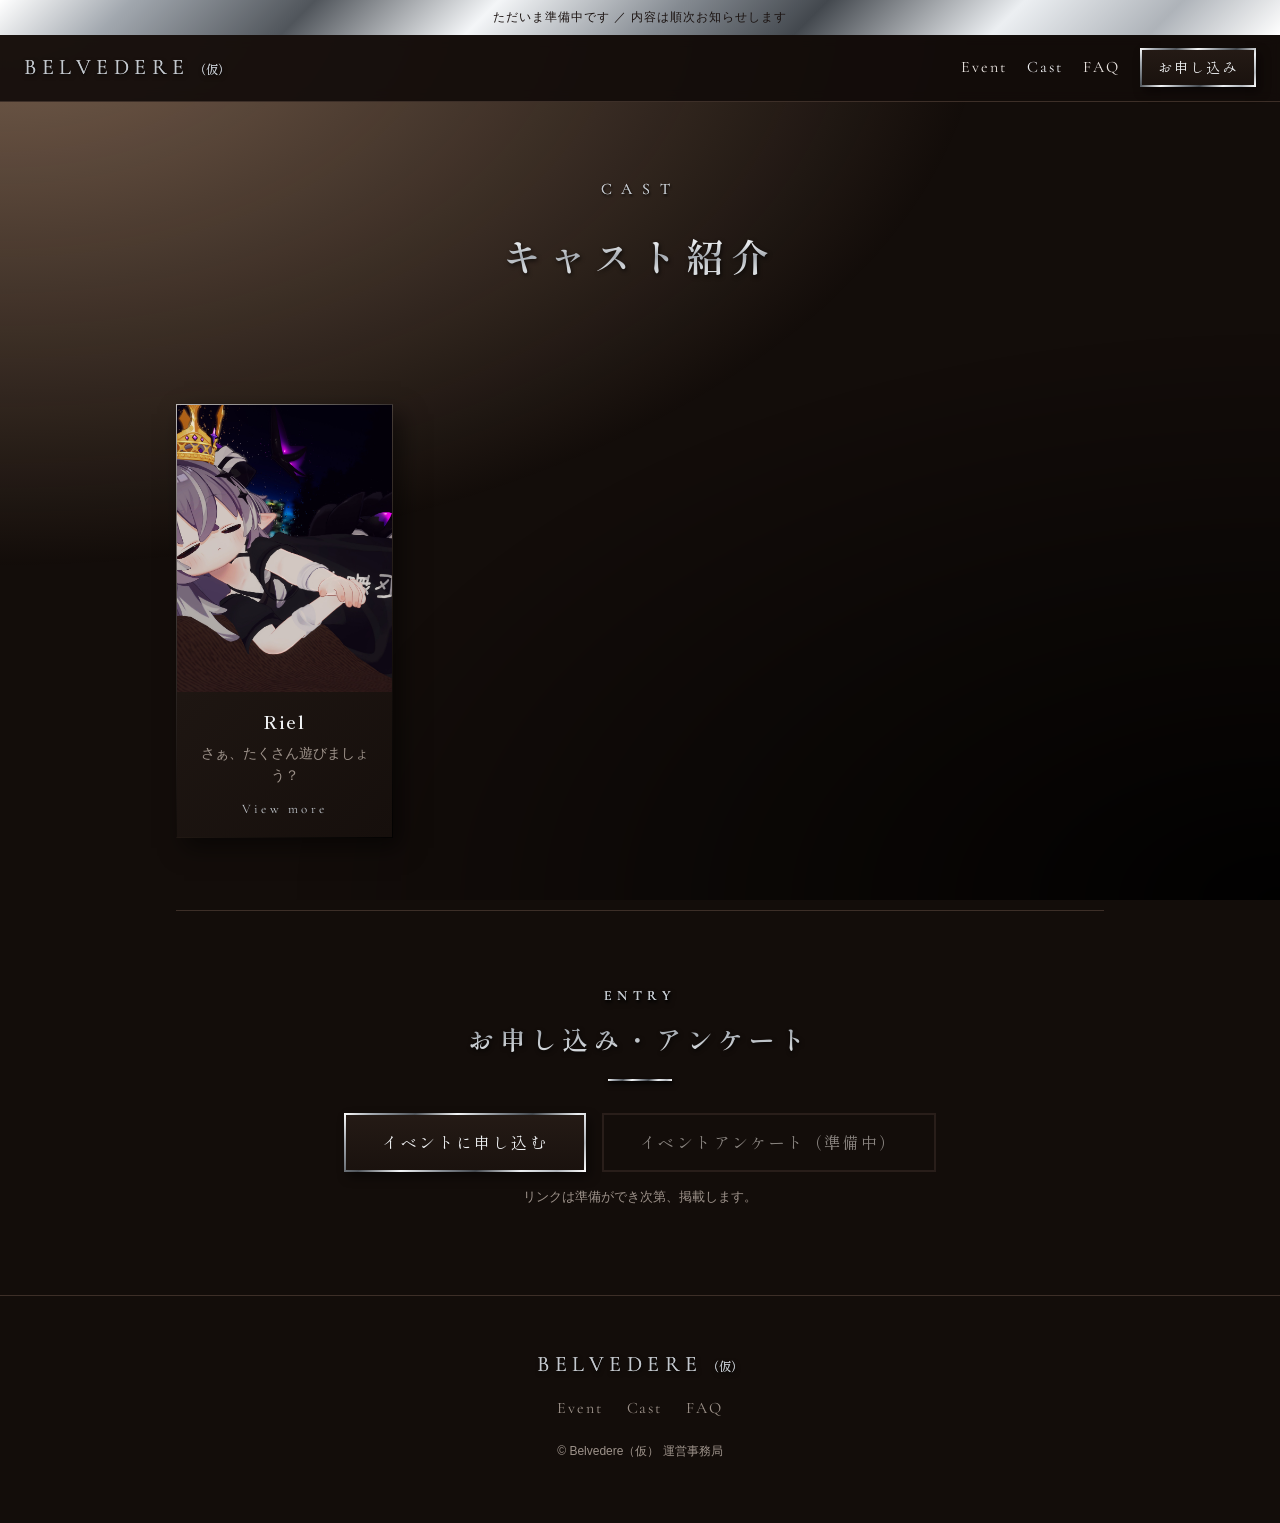
<file: cast.html>
<!doctype html>
<html lang="ja">
<head>
<meta charset="utf-8">
<meta name="viewport" content="width=device-width, initial-scale=1">
<title>キャスト紹介 | Belvedere（仮）</title>
<meta name="description" content="おもてなしをするキャストのご紹介。">
<!-- 準備中の間は検索に出さない。内容が固まったら、次の1行を削除する -->
<meta name="robots" content="noindex, nofollow">
<link rel="preconnect" href="https://fonts.googleapis.com">
<link rel="preconnect" href="https://fonts.gstatic.com" crossorigin>
<link href="https://fonts.googleapis.com/css2?family=Cormorant+Garamond:wght@400;600&family=Shippori+Mincho:wght@400;600&display=swap" rel="stylesheet">
<link rel="stylesheet" href="style.css">
</head>
<body>

<p class="proto-banner">ただいま準備中です ／ 内容は順次お知らせします</p>

<header class="site-header">
  <a class="logo" href="index.html">BELVEDERE<span>（仮）</span></a>
  <nav>
    <a href="event.html">Event</a>
    <a href="cast.html" aria-current="page">Cast</a>
    <a href="index.html#faq">FAQ</a>
    <a class="btn btn-small" href="index.html#entry" data-entry-nav>お申し込み</a>
  </nav>
</header>

<main id="top">

  <section class="page-title">
    <p class="eyebrow">CAST</p>
    <h1>キャスト紹介</h1>
  </section>

  <section id="cast">
    <div class="cast-grid" id="cast-grid">
      <p class="muted">キャスト情報は準備中です。</p>
    </div>
  </section>

  <section class="entry">
    <h2><span class="en">ENTRY</span>お申し込み・アンケート</h2>
    <div class="cta-row">
      <a class="btn" data-link="entry" data-ready="イベントに申し込む" href="index.html#entry" aria-disabled="true">イベント申し込み（準備中）</a>
      <a class="btn btn-ghost" data-link="survey" data-ready="アンケートに回答する" href="index.html#entry" aria-disabled="true">イベントアンケート（準備中）</a>
    </div>
    <p class="provisional" data-role="entry-pending">リンクは準備ができ次第、掲載します。</p>
  </section>

</main>

<footer>
  <p class="logo">BELVEDERE<span>（仮）</span></p>
  <p class="foot-nav"><a href="event.html">Event</a><a href="cast.html">Cast</a><a href="index.html#faq">FAQ</a></p>
  <p class="small">© Belvedere（仮） 運営事務局</p>
</footer>

<script src="script.js"></script>
</body>
</html>
</file>
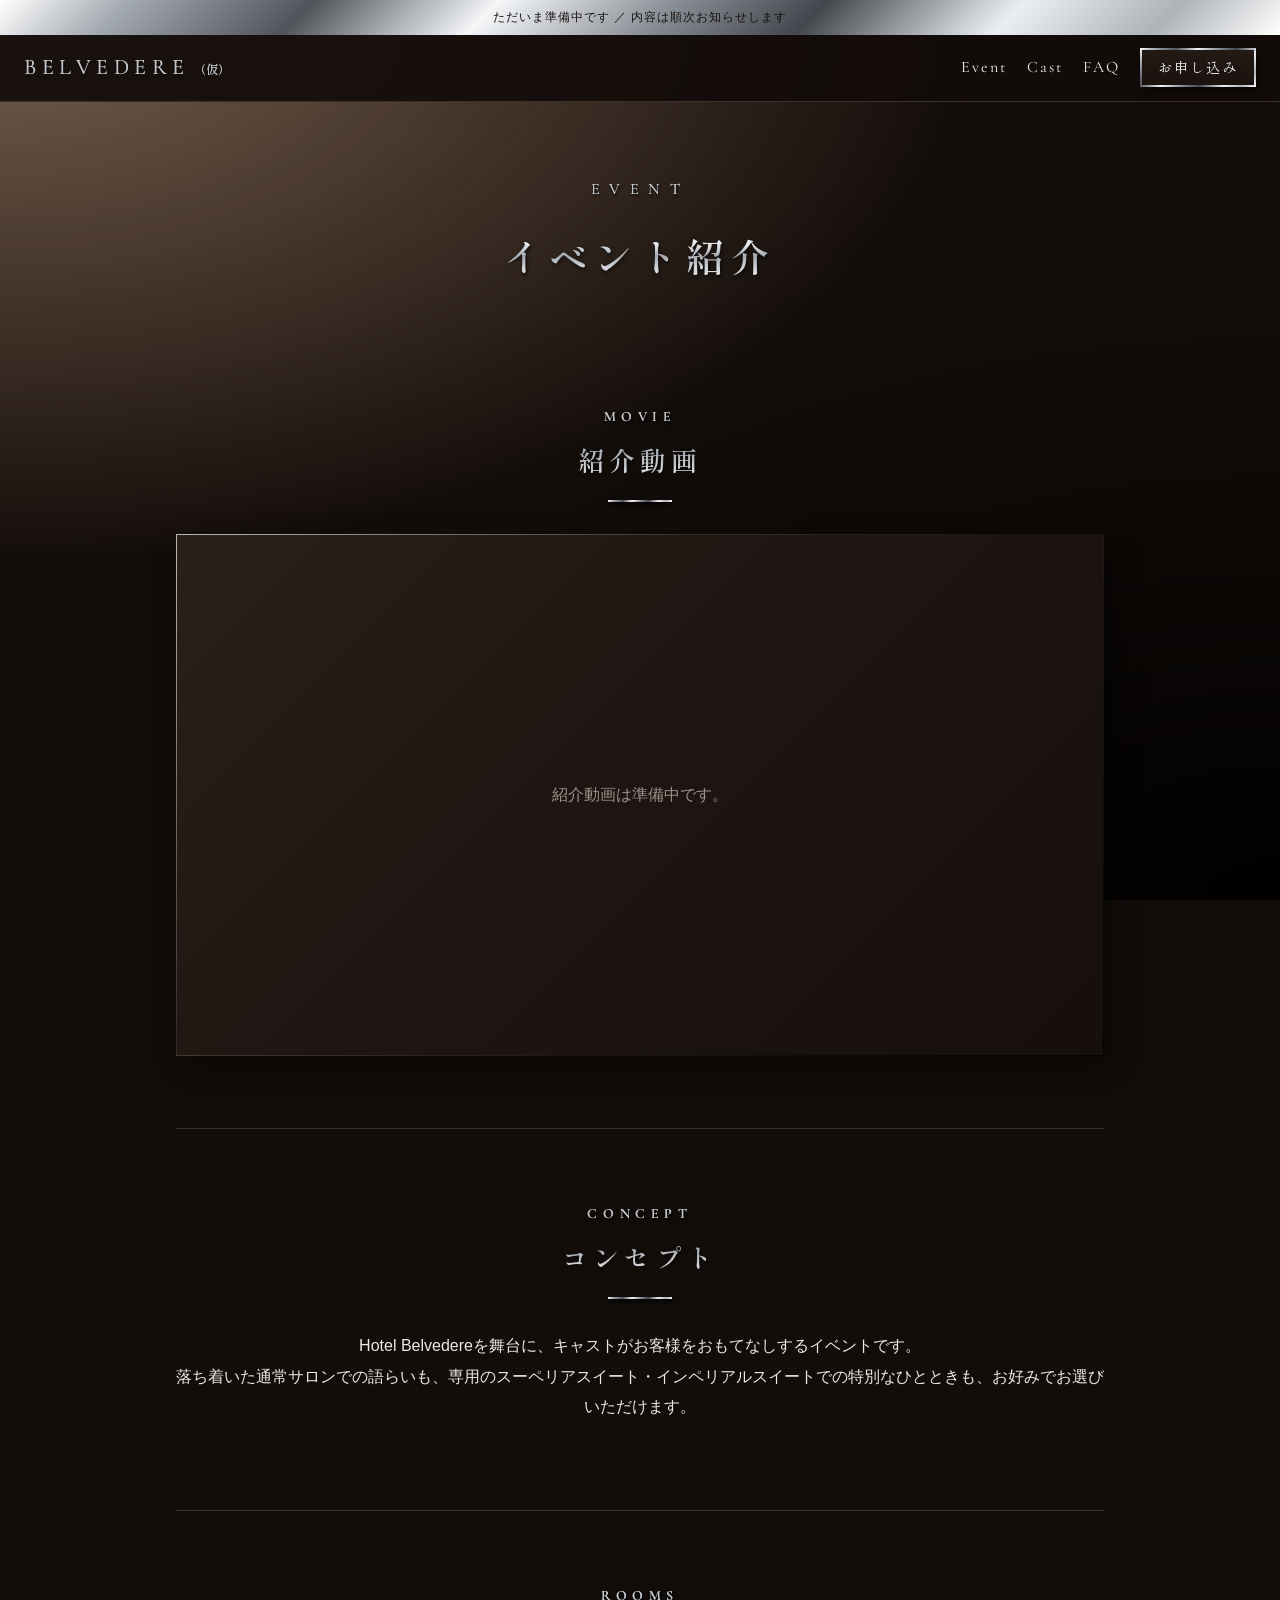
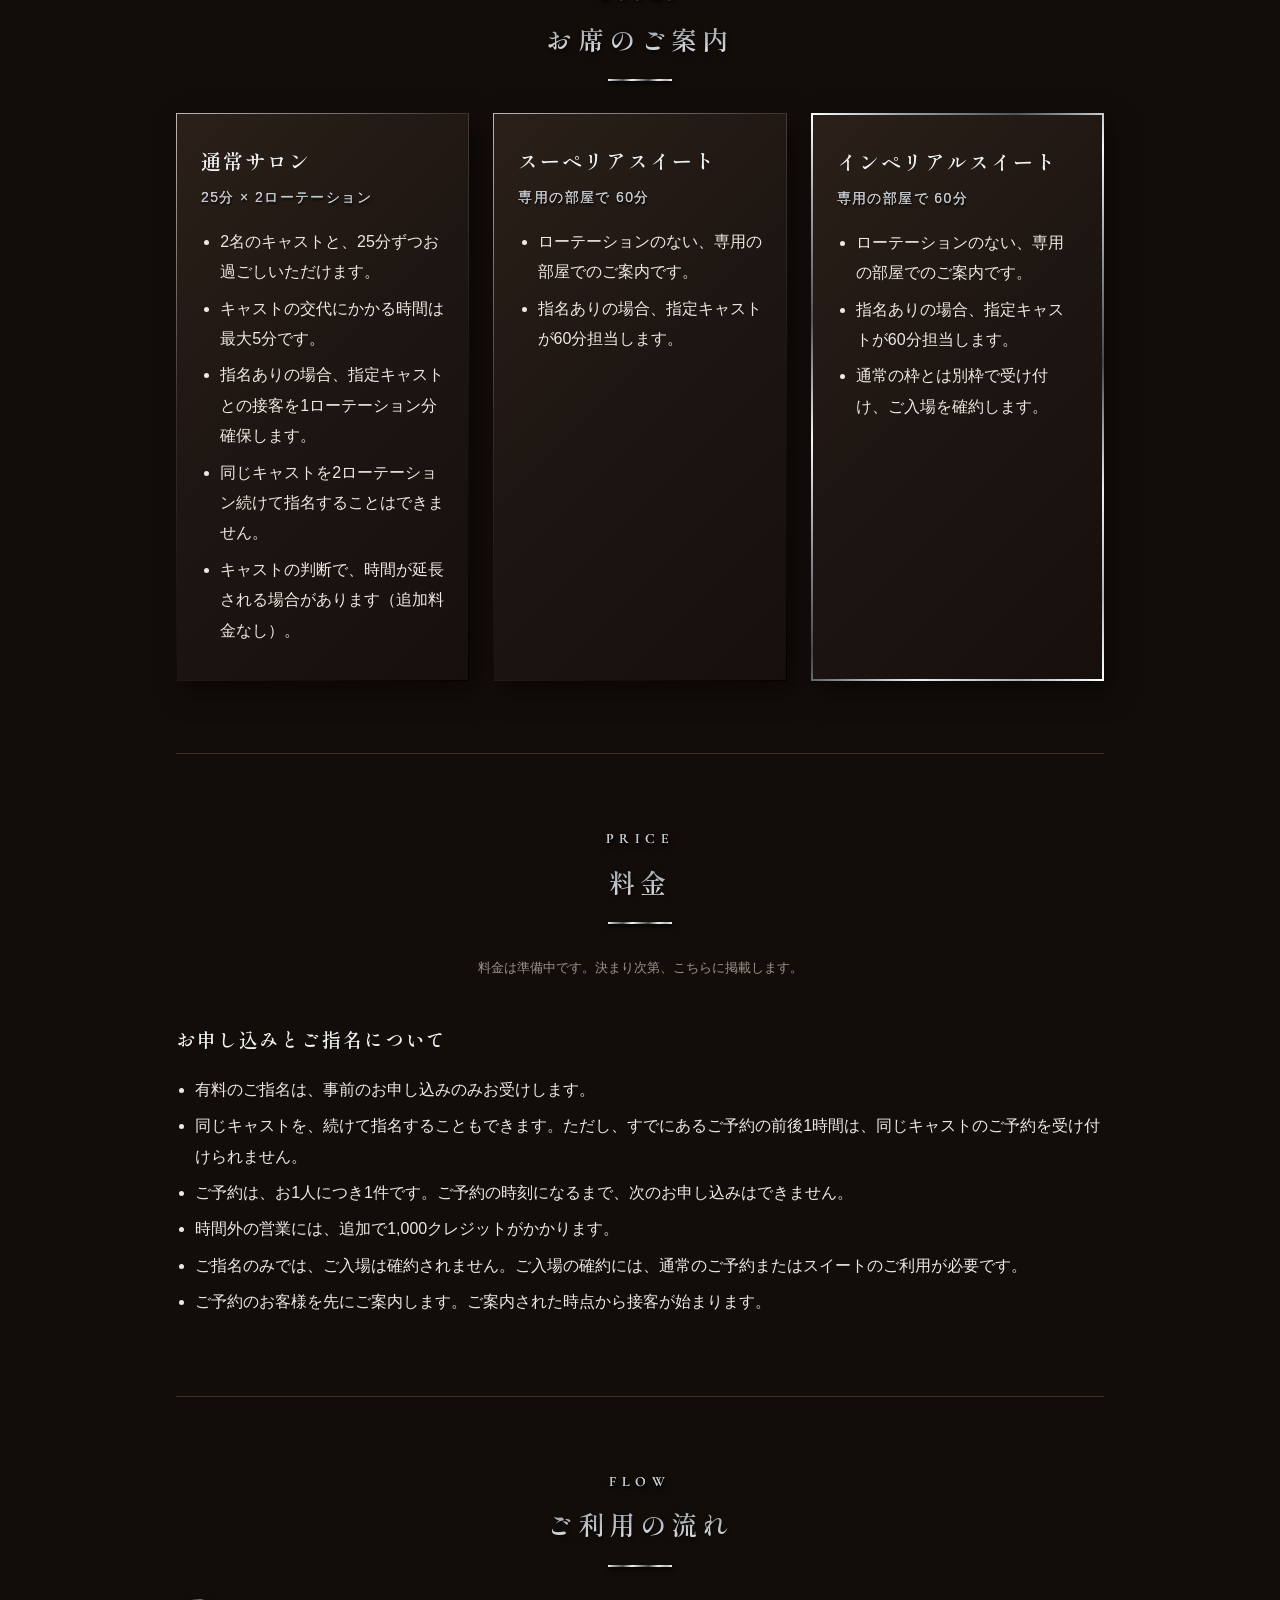
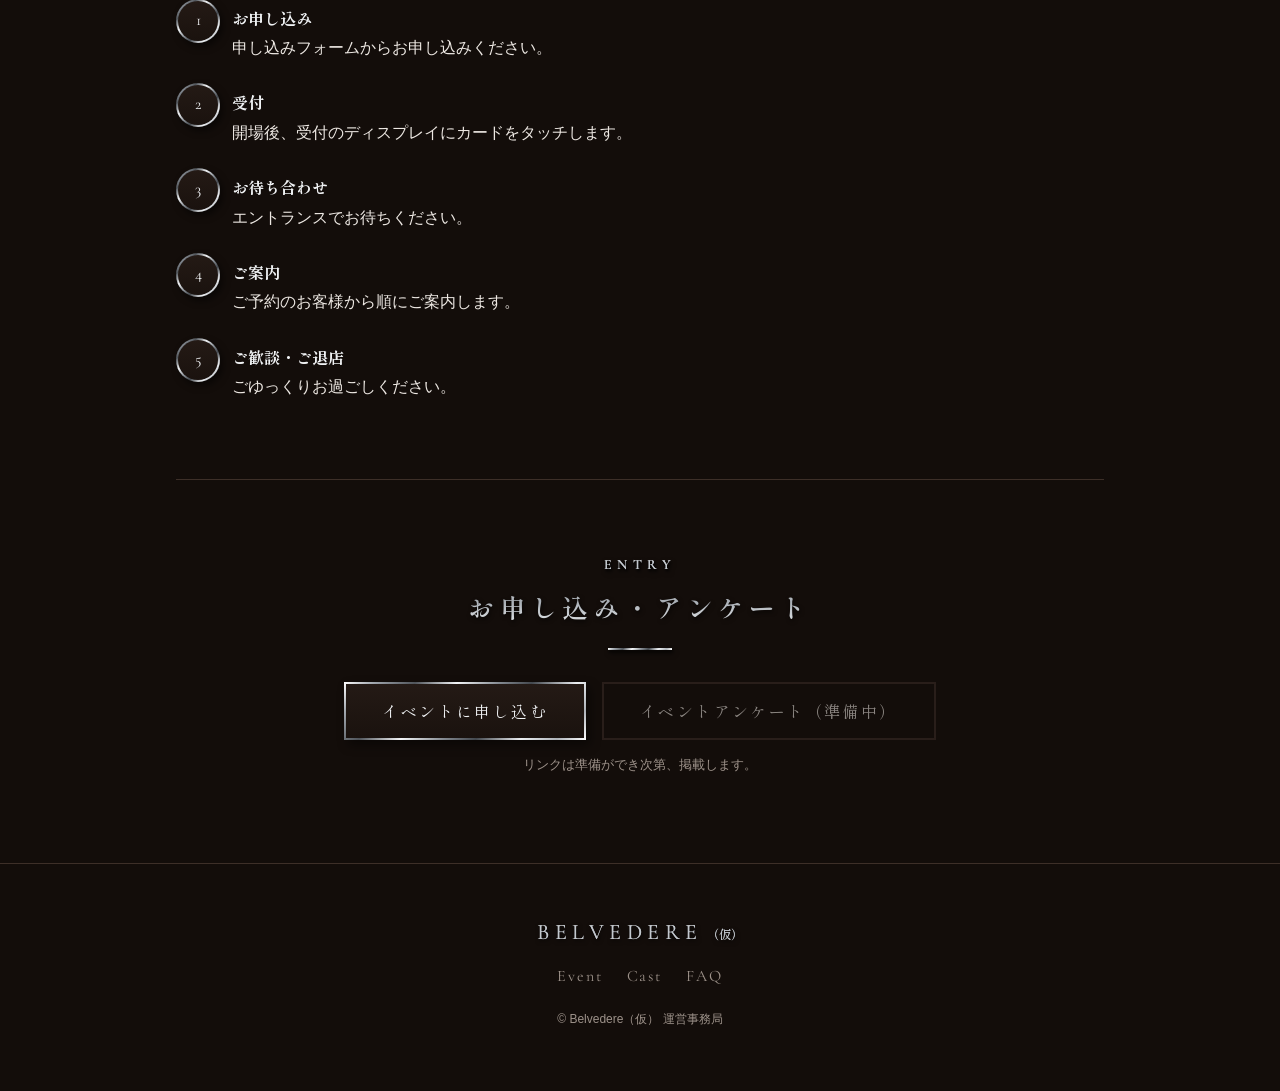
<file: event.html>
<!doctype html>
<html lang="ja">
<head>
<meta charset="utf-8">
<meta name="viewport" content="width=device-width, initial-scale=1">
<title>イベント紹介 | Belvedere（仮）</title>
<meta name="description" content="紹介動画、お席、料金、ご利用の流れのご案内。">
<!-- 準備中の間は検索に出さない。内容が固まったら、次の1行を削除する -->
<meta name="robots" content="noindex, nofollow">
<link rel="preconnect" href="https://fonts.googleapis.com">
<link rel="preconnect" href="https://fonts.gstatic.com" crossorigin>
<link href="https://fonts.googleapis.com/css2?family=Cormorant+Garamond:wght@400;600&family=Shippori+Mincho:wght@400;600&display=swap" rel="stylesheet">
<link rel="stylesheet" href="style.css">
</head>
<body>

<p class="proto-banner">ただいま準備中です ／ 内容は順次お知らせします</p>

<header class="site-header">
  <a class="logo" href="index.html">BELVEDERE<span>（仮）</span></a>
  <nav>
    <a href="event.html" aria-current="page">Event</a>
    <a href="cast.html">Cast</a>
    <a href="index.html#faq">FAQ</a>
    <a class="btn btn-small" href="index.html#entry" data-entry-nav>お申し込み</a>
  </nav>
</header>

<main id="top">

  <section class="page-title">
    <p class="eyebrow">EVENT</p>
    <h1>イベント紹介</h1>
  </section>

  <section id="movie">
    <h2><span class="en">MOVIE</span>紹介動画</h2>
    <div id="video-list">
      <div class="video-frame">
        <p class="muted">紹介動画は準備中です。</p>
      </div>
    </div>
  </section>

  <section id="concept">
    <h2><span class="en">CONCEPT</span>コンセプト</h2>
    <p class="center">Hotel Belvedereを舞台に、キャストがお客様をおもてなしするイベントです。<br>落ち着いた通常サロンでの語らいも、専用のスーペリアスイート・インペリアルスイートでの特別なひとときも、お好みでお選びいただけます。</p>
  </section>

  <section id="rooms">
    <h2><span class="en">ROOMS</span>お席のご案内</h2>
    <div class="cards two">
      <article class="card">
        <h3>通常サロン</h3>
        <p class="tag">25分 × 2ローテーション</p>
        <ul>
          <li>2名のキャストと、25分ずつお過ごしいただけます。</li>
          <li>キャストの交代にかかる時間は最大5分です。</li>
          <li>指名ありの場合、指定キャストとの接客を1ローテーション分確保します。</li>
          <li>同じキャストを2ローテーション続けて指名することはできません。</li>
          <li>キャストの判断で、時間が延長される場合があります（追加料金なし）。</li>
        </ul>
      </article>
      <article class="card">
        <h3>スーペリアスイート</h3>
        <p class="tag">専用の部屋で 60分</p>
        <ul>
          <li>ローテーションのない、専用の部屋でのご案内です。</li>
          <li>指名ありの場合、指定キャストが60分担当します。</li>
        </ul>
      </article>
      <article class="card accent">
        <h3>インペリアルスイート</h3>
        <p class="tag">専用の部屋で 60分</p>
        <ul>
          <li>ローテーションのない、専用の部屋でのご案内です。</li>
          <li>指名ありの場合、指定キャストが60分担当します。</li>
          <li>通常の枠とは別枠で受け付け、ご入場を確約します。</li>
        </ul>
      </article>
    </div>
  </section>

  <section id="price">
    <h2><span class="en">PRICE</span>料金</h2>
    <p class="provisional">料金は準備中です。決まり次第、こちらに掲載します。</p>
    <h3 style="margin-top:40px">お申し込みとご指名について</h3>
    <ul class="rules">
      <li>有料のご指名は、事前のお申し込みのみお受けします。</li>
      <li>同じキャストを、続けて指名することもできます。ただし、すでにあるご予約の前後1時間は、同じキャストのご予約を受け付けられません。</li>
      <li>ご予約は、お1人につき1件です。ご予約の時刻になるまで、次のお申し込みはできません。</li>
      <li>時間外の営業には、追加で1,000クレジットがかかります。</li>
      <li>ご指名のみでは、ご入場は確約されません。ご入場の確約には、通常のご予約またはスイートのご利用が必要です。</li>
      <li>ご予約のお客様を先にご案内します。ご案内された時点から接客が始まります。</li>
    </ul>
  </section>

  <section id="flow">
    <h2><span class="en">FLOW</span>ご利用の流れ</h2>
    <ol class="steps">
      <li><b>お申し込み</b>申し込みフォームからお申し込みください。</li>
      <li><b>受付</b>開場後、受付のディスプレイにカードをタッチします。</li>
      <li><b>お待ち合わせ</b>エントランスでお待ちください。</li>
      <li><b>ご案内</b>ご予約のお客様から順にご案内します。</li>
      <li><b>ご歓談・ご退店</b>ごゆっくりお過ごしください。</li>
    </ol>
  </section>

  <section class="entry">
    <h2><span class="en">ENTRY</span>お申し込み・アンケート</h2>
    <div class="cta-row">
      <a class="btn" data-link="entry" data-ready="イベントに申し込む" href="index.html#entry" aria-disabled="true">イベント申し込み（準備中）</a>
      <a class="btn btn-ghost" data-link="survey" data-ready="アンケートに回答する" href="index.html#entry" aria-disabled="true">イベントアンケート（準備中）</a>
    </div>
    <p class="provisional" data-role="entry-pending">リンクは準備ができ次第、掲載します。</p>
  </section>

</main>

<footer>
  <p class="logo">BELVEDERE<span>（仮）</span></p>
  <p class="foot-nav"><a href="event.html">Event</a><a href="cast.html">Cast</a><a href="index.html#faq">FAQ</a></p>
  <p class="small">© Belvedere（仮） 運営事務局</p>
</footer>

<script src="script.js"></script>
</body>
</html>
</file>
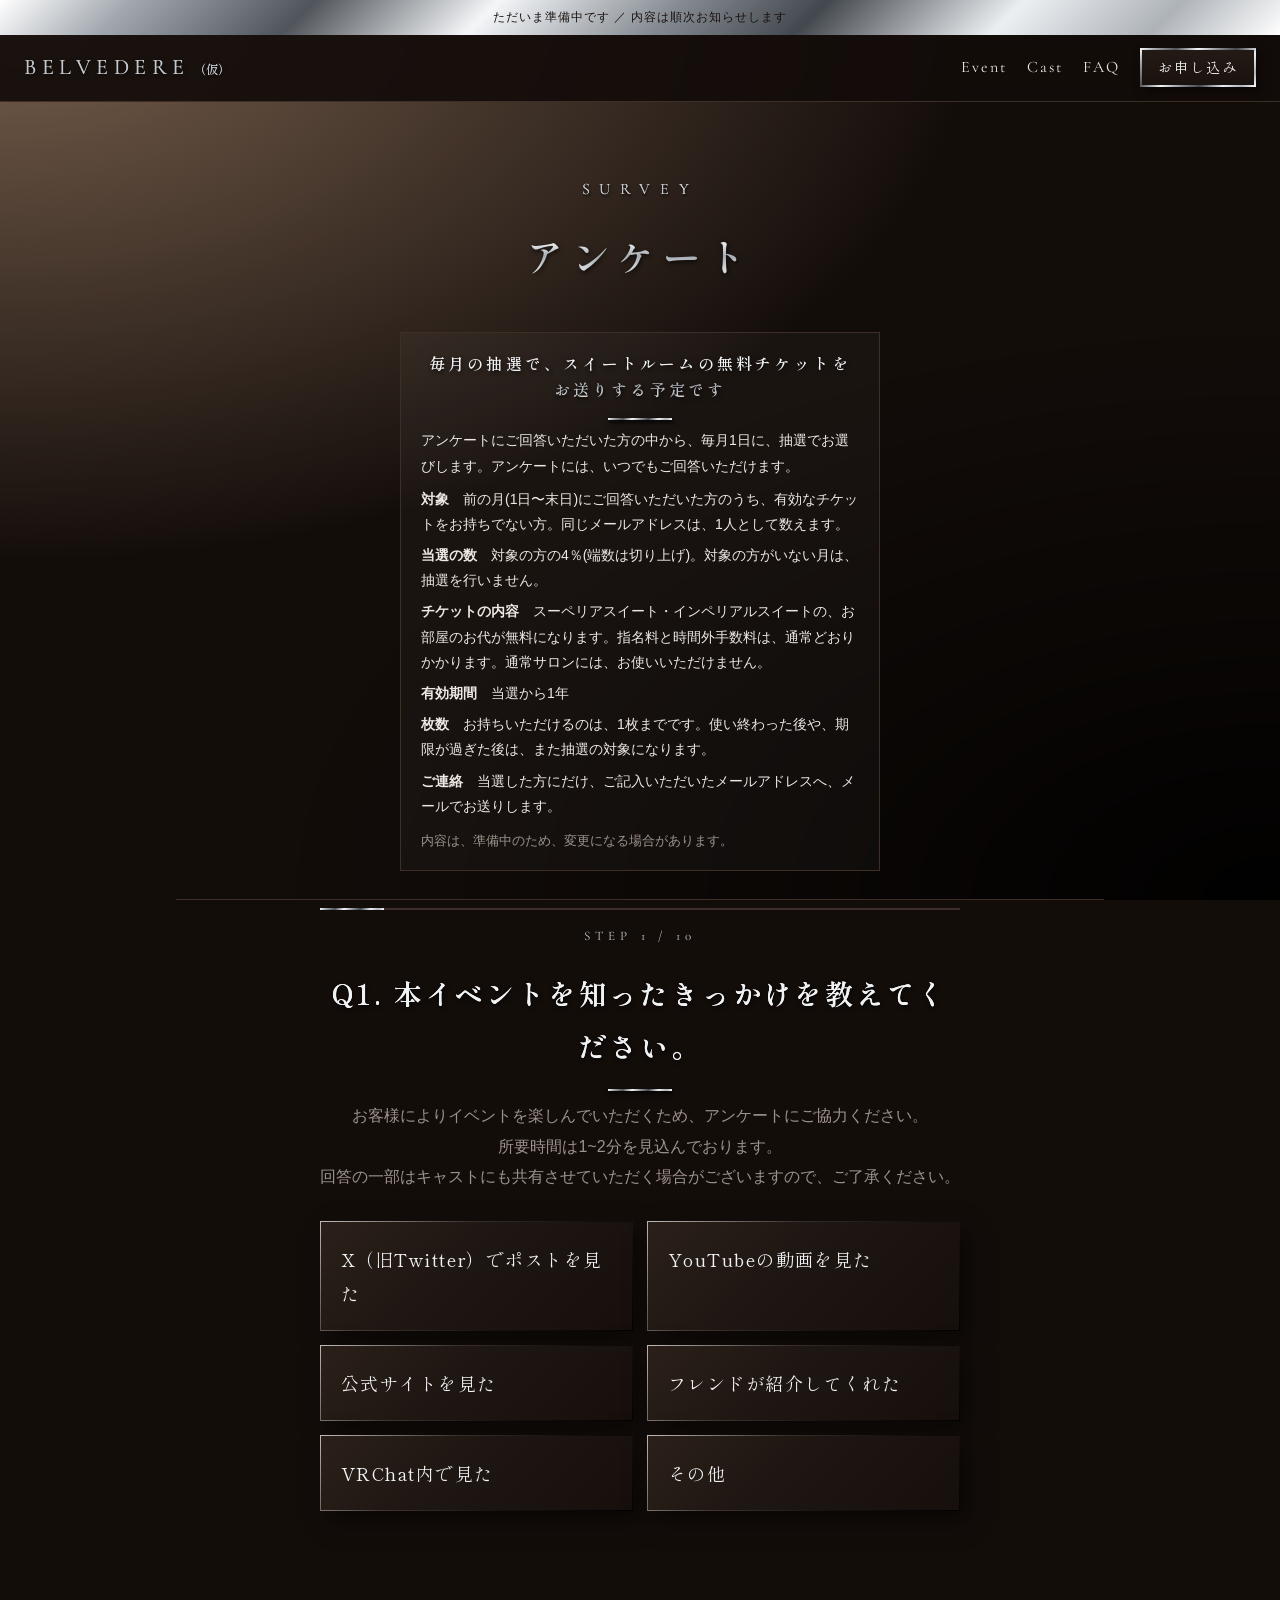
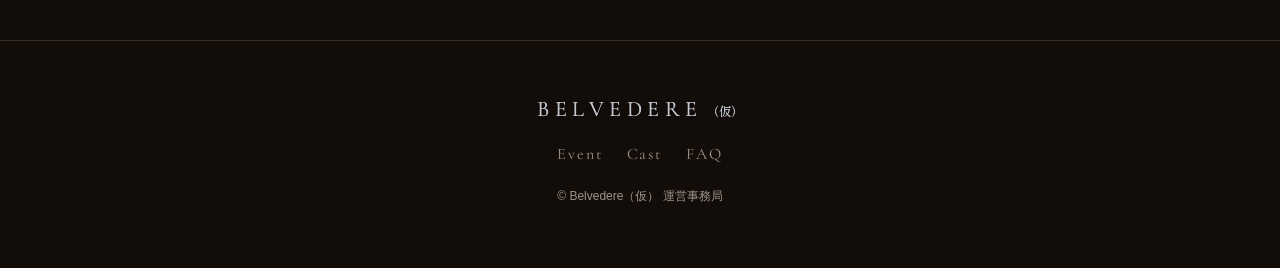
<file: survey.html>
<!doctype html>
<html lang="ja">
<head>
<meta charset="utf-8">
<meta name="viewport" content="width=device-width, initial-scale=1">
<title>アンケート | Belvedere（仮）</title>
<meta name="description" content="イベントのアンケート。">
<!-- 準備中の間は検索に出さない。内容が固まったら、次の1行を削除する -->
<meta name="robots" content="noindex, nofollow">
<link rel="preconnect" href="https://fonts.googleapis.com">
<link rel="preconnect" href="https://fonts.gstatic.com" crossorigin>
<link href="https://fonts.googleapis.com/css2?family=Cormorant+Garamond:wght@400;600&family=Shippori+Mincho:wght@400;600&display=swap" rel="stylesheet">
<link rel="stylesheet" href="style.css">
</head>
<body>

<p class="proto-banner">ただいま準備中です ／ 内容は順次お知らせします</p>

<header class="site-header">
  <a class="logo" href="index.html">BELVEDERE<span>（仮）</span></a>
  <nav>
    <a href="event.html">Event</a>
    <a href="cast.html">Cast</a>
    <a href="index.html#faq">FAQ</a>
    <a class="btn btn-small" href="index.html#entry" data-entry-nav>お申し込み</a>
  </nav>
</header>

<main id="top">

  <section class="page-title">
    <p class="eyebrow">SURVEY</p>
    <h1>アンケート</h1>
  </section>

  <!-- 毎月の無料チケット抽選の条件。内容は 予約・受付システム.md §13 で決める。変わったら、ここと index.html の FAQ を直す -->
  <section class="lottery-section">
    <div class="lottery">
      <h2>毎月の抽選で、スイートルームの無料チケットをお送りする予定です</h2>
      <p>アンケートにご回答いただいた方の中から、毎月1日に、抽選でお選びします。アンケートには、いつでもご回答いただけます。</p>
      <ul>
        <li><strong>対象</strong>　前の月(1日〜末日)にご回答いただいた方のうち、有効なチケットをお持ちでない方。同じメールアドレスは、1人として数えます。</li>
        <li><strong>当選の数</strong>　対象の方の4％(端数は切り上げ)。対象の方がいない月は、抽選を行いません。</li>
        <li><strong>チケットの内容</strong>　スーペリアスイート・インペリアルスイートの、お部屋のお代が無料になります。指名料と時間外手数料は、通常どおりかかります。通常サロンには、お使いいただけません。</li>
        <li><strong>有効期間</strong>　当選から1年</li>
        <li><strong>枚数</strong>　お持ちいただけるのは、1枚までです。使い終わった後や、期限が過ぎた後は、また抽選の対象になります。</li>
        <li><strong>ご連絡</strong>　当選した方にだけ、ご記入いただいたメールアドレスへ、メールでお送りします。</li>
      </ul>
      <p class="fine">内容は、準備中のため、変更になる場合があります。</p>
    </div>
  </section>

  <section class="apply-section">
    <!-- 中身は survey.js が組み立てる(見た目は、お申し込み画面と同じ)。読み込めないときは、下の文言が残る -->
    <div id="survey" class="apply">
      <p class="muted">読み込み中です…</p>
    </div>
    <noscript><p class="muted">アンケートには、JavaScriptを有効にしてください。</p></noscript>
  </section>

</main>

<footer>
  <p class="logo">BELVEDERE<span>（仮）</span></p>
  <p class="foot-nav"><a href="event.html">Event</a><a href="cast.html">Cast</a><a href="index.html#faq">FAQ</a></p>
  <p class="small">© Belvedere（仮） 運営事務局</p>
</footer>

<script src="script.js"></script>
<script src="survey-config.js"></script>
<script src="survey.js"></script>
</body>
</html>
</file>
<file: style.css>
/* 配色：黒茶 × 銀。
   (以前の黒 × 金：bg #0d0d0d / bg-raised #171512 / line #3a3225 / accent #c9a96e / accent-bright #e0c48c
    / text #ece6da / muted #9a9283 / on-accent #1a1408 / glow #2a2216 / photo #221e17 / header rgba(13,13,13,.92)) */
:root {
  --bg: #130d0a;
  --bg-raised: #1e1612;
  --line: #3d2f28;
  --accent: #c3c8ce;
  --accent-bright: #f0f2f4;
  /* メタリックな銀：明るい帯と暗い帯を交互に重ねて金属の反射を作る */
  --silver: linear-gradient(135deg, #ffffff 0%, #a2a8af 10%, #50555b 24%, #f4f6f8 38%, #858b92 52%, #43484e 63%, #eceff2 78%, #aeb3b9 90%, #ffffff 100%);  /* 枠線・線・帯用(強め) */
  --chrome: linear-gradient(180deg, #ffffff 0%, #e4e7ea 34%, #a6acb3 50%, #d0d4d8 66%, #f6f7f9 100%);
  --chrome-s: linear-gradient(180deg, #ffffff 0%, #e6e9ec 34%, #a3a9b0 50%, #d2d6da 70%, #ffffff 100%);  /* 小さい文字用：明暗を弱めて読みやすく */
  --edge: linear-gradient(135deg, rgba(255,255,255,.7) 0%, rgba(255,255,255,.12) 35%, rgba(0,0,0,.2) 65%, rgba(0,0,0,.9) 100%);  /* カードの縁：左上が光り右下が沈む */
  --text: #ede8e3;
  --muted: #9d928a;
  --on-accent: #1a1210;
  --light: rgba(205, 165, 135, .55);  /* 左上から当たる光 */
  --shade: rgba(0, 0, 0, .92);        /* 右下にできる影 */
  --surface: linear-gradient(135deg, #2b2019 0%, #1e1612 45%, #160f0c 100%);  /* カード面：左上が明るく右下が暗い */
  --lift: 8px 10px 22px rgba(0, 0, 0, .5);
  --photo: #261c17;
  --header-bg: rgba(19, 13, 10, .92);
  --serif: "Shippori Mincho", "Hiragino Mincho ProN", "Yu Mincho", serif;
  --latin: "Cormorant Garamond", "Times New Roman", serif;
}

* { box-sizing: border-box; }
html { scroll-behavior: smooth; scroll-padding-top: 72px; }

/* 画面に固定した光と影。スクロールしても光源の位置は変わらない */
body::before {
  content: "";
  position: fixed; inset: 0; z-index: -1; pointer-events: none;
  background:
    radial-gradient(ellipse 110% 90% at 0% 0%, var(--light) 0%, transparent 70%),
    radial-gradient(ellipse 110% 90% at 100% 100%, var(--shade) 0%, transparent 70%);
}

body {
  margin: 0;
  background: var(--bg);
  color: var(--text);
  font-family: "Hiragino Sans", "Yu Gothic", "Noto Sans JP", sans-serif;
  line-height: 1.9;
  font-size: 16px;
}

a { color: inherit; text-decoration: none; }

/* 金属文字：縦方向に明暗の帯をつけ、右下に影を落とす */
.logo, .hero h1, .page-title h1, h2 {
  background: var(--chrome);
  -webkit-background-clip: text; background-clip: text;
  color: transparent;
  filter: drop-shadow(1px 2px 2px rgba(0, 0, 0, .7));
}
h3, summary, .steps b { color: var(--accent-bright); }
.eyebrow, h2 .en, .tag, th, .link-card .more {
  background: var(--chrome-s);
  -webkit-background-clip: text; background-clip: text;
  color: transparent;
  filter: drop-shadow(1px 2px 1px rgba(0, 0, 0, .7));
}
/* 大きな見出しとロゴには、光がゆっくり走る */
.logo, .hero h1, .page-title h1 {
  background:
    linear-gradient(105deg, transparent 44%, rgba(255, 255, 255, .6) 50%, transparent 56%) 150% 0 / 250% 100% no-repeat,
    var(--chrome);
  -webkit-background-clip: text; background-clip: text;
  animation: sheen 7s ease-in-out infinite;
}
@keyframes sheen { 0%, 25% { background-position: 150% 0, 0 0; } 70%, 100% { background-position: -50% 0, 0 0; } }
@media (prefers-reduced-motion: reduce) { .logo, .hero h1, .page-title h1 { animation: none; } }

.proto-banner {
  margin: 0;
  padding: 6px 16px;
  background: var(--silver);
  color: var(--on-accent);
  font-size: 12px;
  text-align: center;
  letter-spacing: .08em;
}

.site-header {
  position: sticky; top: 0; z-index: 10;
  display: flex; align-items: center; justify-content: space-between; gap: 16px;
  padding: 12px 24px;
  background: var(--header-bg);
  border-bottom: 1px solid var(--line);
  backdrop-filter: blur(6px);
}
.logo { font-family: var(--latin); font-size: 22px; letter-spacing: .25em; color: var(--accent); margin: 0; }
.logo span { font-family: var(--serif); font-size: 12px; letter-spacing: 0; margin-left: 4px; }
/* ロゴ画像(script.js の LOGO)。ヘッダーでは文字のロゴと置き換わり、トップでは大見出しの上に出る */
.logo-img { display: block; height: 32px; width: auto; max-width: 56vw; }
.hero-logo { display: block; width: auto; max-width: min(440px, 76%); max-height: 180px; height: auto; margin: 0 auto 28px; filter: drop-shadow(2px 3px 4px rgba(0, 0, 0, .7)); }
.hero-logo[hidden] { display: none; }
.site-header nav { display: flex; align-items: center; gap: 20px; font-family: var(--latin); letter-spacing: .12em; }
.site-header nav a:hover { color: var(--accent-bright); }

.btn {
  display: inline-block;
  padding: 12px 36px;
  border: 2px solid transparent;
  /* 内側は暗い面、縁だけ銀のグラデーション */
  background: linear-gradient(#241a15, #1a120e) padding-box, var(--silver) border-box;
  color: var(--accent-bright);
  font-family: var(--serif);
  letter-spacing: .15em;
  box-shadow: 4px 5px 10px rgba(0, 0, 0, .45);
  transition: background .2s, color .2s;
}
.btn:hover { background: var(--silver) border-box; color: var(--on-accent); }
.btn-small { padding: 4px 16px; font-size: 14px; }
.btn[aria-disabled="true"] { opacity: .55; pointer-events: none; }

main { max-width: 960px; margin: 0 auto; padding: 0 16px; }

section { padding: 72px 0; border-bottom: 1px solid var(--line); }
section:last-of-type { border-bottom: 0; }

h1, h2, h3 { font-family: var(--serif); font-weight: 600; }
h2 {
  margin: 0 0 32px; text-align: center;
  font-size: 26px; letter-spacing: .2em;
}
h2 .en {
  display: block; font-family: var(--latin); font-size: 14px;
  letter-spacing: .4em; color: var(--accent); margin-bottom: 4px;
}
h2::after {
  content: ""; display: block; width: 64px; height: 2px;
  background: var(--silver); margin: 16px auto 0;
  box-shadow: 1px 2px 3px rgba(0, 0, 0, .6);
}
h3 { letter-spacing: .1em; }

.hero {
  text-align: center; padding: 120px 0 96px;
}
/* ワールドの背景(script.js の HERO_IMAGE)。ページの幅いっぱいに広げ、暗い幕をかけて、下は、ページの色に溶け込ませる */
body { overflow-x: clip; }
.hero.has-bg { position: relative; isolation: isolate; min-height: min(78vh, 600px); display: flex; flex-direction: column; justify-content: center; align-items: center; }
.hero.has-bg::before {
  content: ""; position: absolute; z-index: -1; top: 0; bottom: 0; left: 50%; width: 100vw; margin-left: -50vw;
  background:
    linear-gradient(180deg, rgba(19, 13, 10, .55) 0%, rgba(19, 13, 10, .35) 45%, rgba(19, 13, 10, .75) 85%, var(--bg) 100%),
    var(--hero-image) center / cover no-repeat;
}
.eyebrow { font-family: var(--latin); letter-spacing: .6em; color: var(--accent); margin: 0 0 16px; }
.hero h1 { font-size: clamp(28px, 6vw, 48px); letter-spacing: .15em; margin: 0 0 16px; }
.lead { color: var(--muted); margin: 0 0 40px; }

.next-list { max-width: 480px; margin: 0 auto; }
.next-list > div { display: flex; justify-content: space-between; padding: 10px 0; border-bottom: 1px solid var(--line); }
.next-list dt { color: var(--muted); }
.next-list dd { margin: 0; color: var(--accent-bright); }
.next-note { text-align: center; margin: 16px 0 0; }
.updated { text-align: center; color: var(--muted); font-size: 12px; margin: 8px 0 0; }

.cards { display: grid; gap: 24px; }
.cards.two { grid-template-columns: repeat(auto-fit, minmax(280px, 1fr)); }
.card { background: var(--surface); border: 1px solid; border-image: var(--edge) 1; padding: 28px 24px;
  box-shadow: var(--lift); }  /* 左上の縁に光、右下に影 */
.card.accent { border: 2px solid; border-image: var(--silver) 1; }
.card h3 { margin: 0 0 4px; font-size: 20px; }
.tag { margin: 0 0 16px; color: var(--accent); font-size: 14px; letter-spacing: .1em; }
.card ul, .rules { margin: 0; padding-left: 1.2em; }
.card li, .rules li { margin-bottom: 6px; }

.provisional { color: var(--muted); font-size: 13px; text-align: center; }
table { width: 100%; border-collapse: collapse; margin: 16px 0 40px; }
th, td { padding: 14px 12px; border-bottom: 1px solid var(--line); text-align: center; }
th { color: var(--accent); font-weight: 400; letter-spacing: .1em; }
td:first-child, th:first-child { text-align: left; }

.steps { list-style: none; counter-reset: s; margin: 0; padding: 0; display: grid; gap: 16px; }
.steps li { counter-increment: s; position: relative; padding: 4px 0 4px 56px; }
.steps li::before {
  content: counter(s); position: absolute; left: 0; top: 0;
  width: 40px; height: 40px; line-height: 38px; text-align: center;
  border: 2px solid transparent; border-radius: 50%;
  background: linear-gradient(#241a15, #1a120e) padding-box, var(--silver) border-box;
  box-shadow: 3px 4px 7px rgba(0, 0, 0, .5);
  font-family: var(--latin); color: var(--accent-bright);
}
.steps b { display: block; color: var(--accent-bright); font-family: var(--serif); }

.cast-grid { display: grid; grid-template-columns: repeat(auto-fill, minmax(200px, 1fr)); gap: 20px; }
[hidden] { display: none !important; }
/* カード全体がリンク。枠の中ならどこを押しても詳細へ飛ぶ */
.cast-card { display: block; background: var(--surface); border: 1px solid; border-image: var(--edge) 1; text-align: center; padding-bottom: 16px;
  box-shadow: var(--lift); transition: transform .2s, box-shadow .2s, background .2s; }
.cast-card:hover, .cast-card:focus-visible { transform: translateY(-3px); background: var(--bg-raised); box-shadow: 6px 10px 20px rgba(0, 0, 0, .55); }
.cast-card:focus-visible { outline: 2px solid var(--accent-bright); outline-offset: 3px; }
.cast-card .more { display: block; margin-top: 10px; font-family: var(--latin); font-size: 13px; letter-spacing: .25em; color: var(--accent); }
.cast-card:hover .more { color: var(--accent-bright); }
.cast-card .photo {
  aspect-ratio: 3 / 4; background: var(--photo) center / cover no-repeat;
  display: flex; align-items: center; justify-content: center; color: var(--muted); font-size: 12px;
}
.cast-card h3 { margin: 12px 0 4px; font-size: 18px; }
.cast-card p { margin: 0 12px; color: var(--muted); font-size: 14px; line-height: 1.6; }

/* キャスト詳細 */
/* 上から 名前 → 動画 → 自己紹介 → リンク → 写真。文章と動画は読みやすい幅に絞って中央に置く */
#detail-hero, #detail-videos, #cast-detail { border-bottom: 0; }
#detail-hero { padding: 8px 0 32px; }
.thumb.hero-photo { max-width: 360px; height: auto; margin: 0 auto; }
#detail-videos { padding: 8px 0 24px; }
#cast-detail { padding: 24px 0 56px; }
.detail-narrow { max-width: 720px; margin: 0 auto; }
.thumb { display: block; padding: 0; border: 0; background: none; cursor: zoom-in; width: 100%; height: 100%; }
.thumb img { display: block; width: 100%; height: 100%; object-fit: cover; }
.detail-catch { margin: 0 0 20px; font-family: var(--serif); font-size: 20px; letter-spacing: .08em; color: var(--accent-bright); }
.detail-links { display: flex; flex-wrap: wrap; gap: 12px; }
.detail-profile { margin: 0 0 24px; white-space: pre-line; line-height: 1.9; }
/* 写真の欄: 切り取らず、元の縦横比のまま、行ごとに高さをそろえて並べる。
   各写真の縦横比(--r)は、読み込み後に script.js が入れる */
.photo-grid { --row-h: 260px; display: flex; flex-wrap: wrap; gap: 12px; }
.photo-grid::after { content: ""; flex-grow: 100; }   /* 最後の行が間延びしないように */
.photo-grid .gallery-item { --r: 1.5; width: auto; height: auto; aspect-ratio: var(--r); flex: var(--r) 1 calc(var(--r) * var(--row-h)); min-width: 0;
  max-width: calc(var(--r) * var(--row-h) * 1.6); }   /* 1枚だけの行が大きくなりすぎないように */
.photo-grid .gallery-item img { width: 100%; height: 100%; object-fit: cover; }
.thumb { aspect-ratio: 3 / 4; border: 1px solid; border-image: var(--edge) 1; box-shadow: var(--lift); overflow: hidden; }
.thumb:hover img { opacity: .85; }
.back-row { padding: 40px 0; }

/* 特別営業のお知らせ(トップページ) */
.special-list { list-style: none; margin: 0 auto; padding: 0; max-width: 560px; text-align: center; }
.special-list li { padding: 14px 0; border-bottom: 1px solid var(--line); }
.special-list li:last-child { border-bottom: 0; }
.special-list strong { display: block; font-size: 18px; color: var(--accent-bright); }
.special-note { display: block; margin-top: 6px; color: var(--muted); white-space: pre-line; }

/* 広告バナー。広告が無い枠は hidden のまま(場所を取らない)。「PR」の小さな表示を付ける */
.ad-slot { max-width: 720px; margin: 0 auto; padding: 36px 0; text-align: center; }
.ad-slot-apply { padding: 0 0 56px; }
.ad { position: relative; display: block; border: 1px solid var(--line); background: var(--photo); }
.ad:hover img { opacity: .88; }
.ad img { display: block; width: 100%; height: auto; transition: opacity .2s; }
/* 広告が2つ以上のとき: 横にスクロール(スワイプ)で切り替える */
.ad-carousel { position: relative; }
.ad-track { display: flex; overflow-x: auto; scroll-snap-type: x mandatory; scrollbar-width: none; -webkit-overflow-scrolling: touch; overscroll-behavior-x: contain; }
.ad-track::-webkit-scrollbar { display: none; }
.ad-slide { flex: 0 0 100%; min-width: 0; scroll-snap-align: start; scroll-snap-stop: always; }
.ad-dots { display: flex; justify-content: center; gap: 4px; margin-top: 6px; }
.ad-dot { width: 24px; height: 24px; padding: 0; border: 0; background: none; cursor: pointer; position: relative; }
.ad-dot::before { content: ""; position: absolute; left: 50%; top: 50%; width: 8px; height: 8px; margin: -4px 0 0 -4px; border-radius: 50%; border: 1px solid var(--muted); }
.ad-dot[aria-current="true"]::before { background: var(--text); border-color: var(--text); }
.ad-arrow { position: absolute; top: calc(50% - 16px); width: 32px; height: 44px; padding: 0 0 4px; border: 1px solid var(--line); background: rgba(19, 13, 10, .72); color: var(--text); font-size: 24px; line-height: 1; cursor: pointer; transform: translateY(-50%); }
.ad-prev { left: 0; }
.ad-next { right: 0; }
@media (hover: none) { .ad-arrow { display: none; } }
@media (prefers-reduced-motion: reduce) { .ad-track { scroll-behavior: auto; } }
.ad-label { position: absolute; top: 6px; left: 6px; padding: 1px 8px; font-size: 11px; letter-spacing: .12em; color: var(--text); background: rgba(19, 13, 10, .78); border: 1px solid var(--line); }

/* お申し込み画面(apply.html)。フォームに見えないよう、1問ずつ、カードと下線の入力欄で進める */
.apply-section { padding: 8px 0 72px; border-bottom: 0; }
.apply { max-width: 640px; margin: 0 auto; text-align: center; position: relative; }
.apply-step { animation: apply-in .35s ease both; }
@keyframes apply-in { from { opacity: 0; transform: translateY(8px); } to { opacity: 1; transform: none; } }
@media (prefers-reduced-motion: reduce) { .apply-step { animation: none; } }
.apply-progress { height: 2px; background: var(--line); margin: 0 0 14px; }
.apply-progress span { display: block; height: 100%; background: var(--silver); transition: width .3s; }
.apply-count { margin: 0; font-family: var(--latin); font-size: 13px; letter-spacing: .4em; color: var(--accent); }
.apply-q { margin: 18px 0 10px; font-size: clamp(21px, 4.6vw, 28px); letter-spacing: .1em; color: var(--accent-bright); outline: none; }
.apply-lead { margin: 0 0 28px; color: var(--muted); }
.apply-choices { display: grid; grid-template-columns: repeat(auto-fit, minmax(240px, 1fr)); gap: 14px; text-align: left; margin-top: 28px; }
.apply-choices.k-cast { grid-template-columns: repeat(auto-fill, minmax(150px, 1fr)); text-align: center; }
.apply-choice { display: flex; flex-direction: column; gap: 6px; padding: 20px; background: var(--surface); border: 1px solid; border-image: var(--edge) 1;
  box-shadow: var(--lift); color: var(--text); font: inherit; cursor: pointer; text-align: inherit; transition: transform .2s, background .2s; }
.apply-choice:hover, .apply-choice:focus-visible { transform: translateY(-2px); background: var(--bg-raised); }
.apply-choice:focus-visible { outline: 2px solid var(--accent-bright); outline-offset: 3px; }
.lottery-section { padding: 0 16px; }
.lottery { max-width: 480px; margin: 0 auto 28px; padding: 18px 20px; border: 1px solid var(--line); background: rgba(255, 255, 255, .03); text-align: left; font-size: 14px; line-height: 1.8; }
.lottery h2 { margin: 0 0 8px; font-size: 16px; line-height: 1.6; }
.lottery p { margin: 0 0 8px; }
.lottery ul { margin: 0; padding: 0; list-style: none; }
.lottery li { margin: 0 0 6px; padding-left: 0; }
.lottery .fine { margin: 10px 0 0; color: var(--muted); font-size: 13px; }
.lottery strong { color: var(--text); font-weight: 600; }
.apply-notice { max-width: 480px; margin: 20px auto 0; padding: 10px 14px; border: 1px solid var(--line); background: rgba(255, 255, 255, .03); color: var(--text); font-size: 14px; line-height: 1.8; text-align: left; }
.apply-choice .price { display: block; margin-top: 8px; font-size: 17px; font-weight: 600; color: var(--accent-bright); letter-spacing: .04em; }
.apply-choice .yen { display: block; margin-top: -4px; font-size: 13px; color: var(--muted); }
.apply-choice:disabled { opacity: .4; cursor: not-allowed; transform: none; background: var(--surface); }
.apply-choice:disabled .ph { filter: grayscale(1); }
.apply-choice.on { border: 2px solid; border-image: var(--silver) 1; background: var(--bg-raised); }
.apply-choice .name { font-family: var(--serif); font-size: 18px; letter-spacing: .08em; color: var(--accent-bright); }
.apply-choice .note { font-size: 13px; line-height: 1.7; color: var(--muted); }
.apply-choice .ph { display: block; aspect-ratio: 3 / 4; margin: -20px -20px 10px; background: var(--photo) center / cover no-repeat; }
.apply-choice .ph.none { display: flex; align-items: center; justify-content: center; color: var(--muted); font-size: 11px; letter-spacing: .2em; }
.apply-choices.k-nominate { grid-template-columns: repeat(auto-fit, minmax(200px, 1fr)); }
/* 時間帯の枠(30分単位)。選べない枠は灰色 */
.apply-slots { display: grid; grid-template-columns: repeat(auto-fill, minmax(104px, 1fr)); gap: 10px; margin-top: 28px; }
.apply-slot { display: flex; flex-direction: column; align-items: center; gap: 2px; padding: 12px 6px; background: var(--surface); border: 1px solid; border-image: var(--edge) 1;
  color: var(--accent-bright); font: inherit; cursor: pointer; transition: transform .2s, background .2s; }
.apply-slot .t { font-family: var(--serif); font-size: 18px; letter-spacing: .05em; }
.apply-slot .u { font-size: 12px; color: var(--muted); }
.apply-slot .o { margin-top: 2px; padding: 0 7px; font-size: 11px; letter-spacing: .1em; color: var(--text); border: 1px solid var(--line); border-radius: 2px; }
.apply-slot:hover:not(:disabled), .apply-slot:focus-visible { transform: translateY(-2px); background: var(--bg-raised); }
.apply-slot:focus-visible { outline: 2px solid var(--accent-bright); outline-offset: 3px; }
.apply-slot.on { border: 2px solid; border-image: var(--silver) 1; background: var(--bg-raised); }
.apply-slot:disabled { cursor: not-allowed; opacity: .32; box-shadow: none; background: transparent; border-image: none; border: 1px solid var(--line); color: var(--muted); }
.apply-slot.r-booked .t { text-decoration: line-through; }
.apply-input { width: 100%; max-width: 480px; padding: 12px 4px; background: transparent; border: 0; border-width: 0 0 2px; border-style: solid; border-image: var(--silver) 1;
  color: var(--accent-bright); font: 22px/1.4 var(--serif); letter-spacing: .05em; text-align: center; outline: none; border-radius: 0; }
.apply-input:focus { box-shadow: 0 10px 14px -12px rgba(255, 255, 255, .5); }
.apply-input::placeholder { color: var(--muted); opacity: .6; }
.apply-error { min-height: 1.6em; margin: 14px 0 0; color: #e0a09a; font-size: 14px; }
.apply-nav { display: flex; align-items: center; justify-content: center; gap: 24px; margin-top: 20px; }
.apply-back { padding: 8px 4px; background: none; border: 0; color: var(--muted); font: inherit; cursor: pointer; }
.apply-back:hover { color: var(--accent-bright); }
.apply-textarea { width: 100%; max-width: 560px; min-height: 160px; padding: 14px; background: rgba(255, 255, 255, .03); color: var(--text); font: inherit; line-height: 1.8; resize: vertical;
  border: 1px solid var(--line); border-radius: 2px; }
.apply-textarea:focus { outline: 2px solid var(--accent-bright); outline-offset: 2px; }
.apply-choices.k-survey { grid-template-columns: repeat(auto-fit, minmax(240px, 1fr)); max-width: 640px; margin-left: auto; margin-right: auto; }
.apply-summary { max-width: 480px; margin: 0 auto 20px; text-align: left; }
.apply-summary > div { display: flex; justify-content: space-between; gap: 16px; padding: 12px 0; border-bottom: 1px solid var(--line); }
.apply-summary dt { color: var(--muted); flex: none; }
.apply-summary dd { margin: 0; color: var(--accent-bright); text-align: right; overflow-wrap: anywhere; }
.apply-summary.stack { max-width: 560px; }
.apply-summary.stack > div { flex-direction: column; gap: 4px; }
.apply-summary.stack dd { text-align: left; }
.apply-fine { margin: 8px 0 0; color: var(--muted); font-size: 13px; }
.apply-empty { margin: 0; padding: 32px 0; color: var(--muted); text-align: center; }
.apply-trap { position: absolute; left: -9999px; width: 1px; height: 1px; opacity: 0; }
.apply-done .btn { margin-top: 24px; }
.apply-preset { display: flex; flex-wrap: wrap; align-items: center; justify-content: center; gap: 4px 14px; margin: 14px 0 0; padding: 8px 14px;
  border: 1px solid var(--line); background: var(--bg-raised); color: var(--accent-bright); font-size: 14px; }
.apply-reset { padding: 2px 4px; background: none; border: 0; border-bottom: 1px solid var(--muted); color: var(--muted); font: inherit; font-size: 13px; cursor: pointer; }
.apply-reset:hover { color: var(--accent-bright); border-color: var(--accent-bright); }

/* 出勤予定のカレンダー。日付のマスの中に、接客できる時間帯を書く */
.calendar { max-width: 760px; margin: 0 auto; }
.cal-head { display: flex; align-items: center; justify-content: space-between; gap: 12px; margin-bottom: 16px; }
.cal-title { font-family: var(--serif); font-size: 20px; letter-spacing: .15em; color: var(--accent-bright); }
button.btn { cursor: pointer; font-size: 14px; }
button.btn:disabled { opacity: .35; cursor: default; pointer-events: none; }
.cal-grid { display: grid; grid-template-columns: repeat(7, minmax(0, 1fr)); gap: 1px; background: var(--line); border: 1px solid var(--line);
  box-shadow: var(--lift); }
.cal-week { padding: 8px 0; text-align: center; font-family: var(--serif); font-size: 13px; letter-spacing: .1em; color: var(--accent); background: var(--bg-raised); }
.cal-week.sun { color: #d9a3a0; }
.cal-week.sat { color: #a3bbd9; }
.cal-day { min-height: 92px; padding: 6px 6px 8px; background: var(--surface); text-align: left; overflow: hidden; }
.cal-day.blank { background: var(--bg); }
.cal-day .d { display: block; font-family: var(--serif); font-size: 14px; color: var(--muted); margin-bottom: 4px; }
.cal-day .t { display: block; margin-top: 2px; font-size: 12px; line-height: 1.4; color: var(--accent-bright); overflow-wrap: anywhere; }
.cal-day.has-entry { background: var(--bg-raised); box-shadow: inset 3px 0 0 var(--accent); }
.cal-day.has-entry .d { color: var(--accent-bright); }
.cal-day.today .d { color: var(--accent-bright); display: inline-block; min-width: 1.8em; line-height: 1.7; text-align: center; border: 1px solid var(--accent-bright); border-radius: 50%; }
.cal-day.past { opacity: .45; }
/* 予定のある日は、申し込み画面へのリンク */
a.cal-day { display: block; color: inherit; transition: background .2s; }
a.cal-day.link:hover, a.cal-day.link:focus-visible { background: var(--surface); box-shadow: inset 3px 0 0 var(--accent-bright), inset 0 0 0 1px var(--accent); }
a.cal-day.link:focus-visible { outline: 2px solid var(--accent-bright); outline-offset: -2px; }
.cal-hint { margin: 12px 0 0; color: var(--muted); font-size: 13px; text-align: center; }
.cal-list a { display: block; color: inherit; }
.cal-list a:hover { color: #fff; }
.detail-apply { margin: 24px 0 0; }
.cal-list { display: none; margin: 16px 0 0; padding: 0; list-style: none; }
.cal-list li { padding: 10px 0; border-bottom: 1px solid var(--line); color: var(--accent-bright); }

dialog#lightbox { max-width: 96vw; max-height: 96vh; padding: 0; border: 0; background: transparent; overflow: visible; }
dialog#lightbox::backdrop { background: rgba(0, 0, 0, .88); }
dialog#lightbox img { display: block; max-width: 96vw; max-height: 86vh; margin: 0 auto; box-shadow: 0 8px 40px rgba(0, 0, 0, .8); }
.lightbox-close { display: block; margin: 12px auto 0; padding: 6px 28px; border: 1px solid var(--line); background: var(--bg-raised);
  color: var(--text); font-family: var(--serif); cursor: pointer; }
.lightbox-close:hover { border-color: var(--accent); color: var(--accent-bright); }
.muted { color: var(--muted); grid-column: 1 / -1; text-align: center; }

details { border-bottom: 1px solid var(--line); padding: 14px 0; }
summary { cursor: pointer; font-family: var(--serif); color: var(--accent-bright); }
details p { margin: 10px 0 0; color: var(--text); }

.entry { text-align: center; }
.cta-row { display: flex; flex-wrap: wrap; justify-content: center; gap: 16px; margin-bottom: 8px; }
.btn-ghost { border: 2px solid var(--line); background: none; box-shadow: none; color: var(--text); }
.btn-ghost:hover { border-color: var(--accent); background: none; color: var(--accent-bright); }

.page-title { text-align: center; padding: 72px 0 40px; border-bottom: 0; }
.page-title h1 { margin: 0; font-size: clamp(26px, 5vw, 38px); letter-spacing: .2em; }
.site-header nav a[aria-current="page"] { color: var(--accent-bright); }

.center { text-align: center; }
.link-card { display: block; transition: border-color .2s; }
.link-card:hover { border-color: var(--accent); }
.link-card p { margin: 0 0 16px; color: var(--muted); }
.link-card .more { color: var(--accent); font-family: var(--serif); letter-spacing: .1em; }

.video-frame {
  position: relative; aspect-ratio: 16 / 9; background: var(--surface);
  border: 1px solid; border-image: var(--edge) 1; display: flex; align-items: center; justify-content: center;
  box-shadow: var(--lift);
}
.video-frame iframe { position: absolute; inset: 0; width: 100%; height: 100%; border: 0; }
.video-frame .muted { margin: 0; }
.video-frame.link-only { aspect-ratio: auto; padding: 48px 16px; }
.video-item + .video-item { margin-top: 40px; }
.video-item h3 { margin: 0 0 12px; font-size: 18px; }

.foot-nav { display: flex; justify-content: center; gap: 24px; margin: 8px 0 16px;
  font-family: var(--latin); letter-spacing: .12em; color: var(--muted); }
.foot-nav a:hover { color: var(--accent-bright); }

footer { text-align: center; padding: 48px 16px; border-top: 1px solid var(--line); }
footer .small { color: var(--muted); font-size: 12px; }

@media (max-width: 640px) {
  .site-header { padding: 10px 16px; }
  .site-header nav a:not(.btn) { display: none; }
  section { padding: 56px 0; }
  .photo-grid { --row-h: 170px; gap: 8px; }
  /* スマホ: マスの中の文字は出さず(狭くて読めない)、マスに印を付けて、下に一覧を出す */
  .cal-day { min-height: 46px; padding: 4px; }
  .cal-day .t { display: none; }
  .cal-day.has-entry { background: var(--bg-raised); box-shadow: inset 0 -3px 0 var(--accent); }
  .cal-list { display: block; }
  .cal-title { font-size: 17px; letter-spacing: .08em; }
  .hero { padding: 80px 0 64px; }
}
</file>
